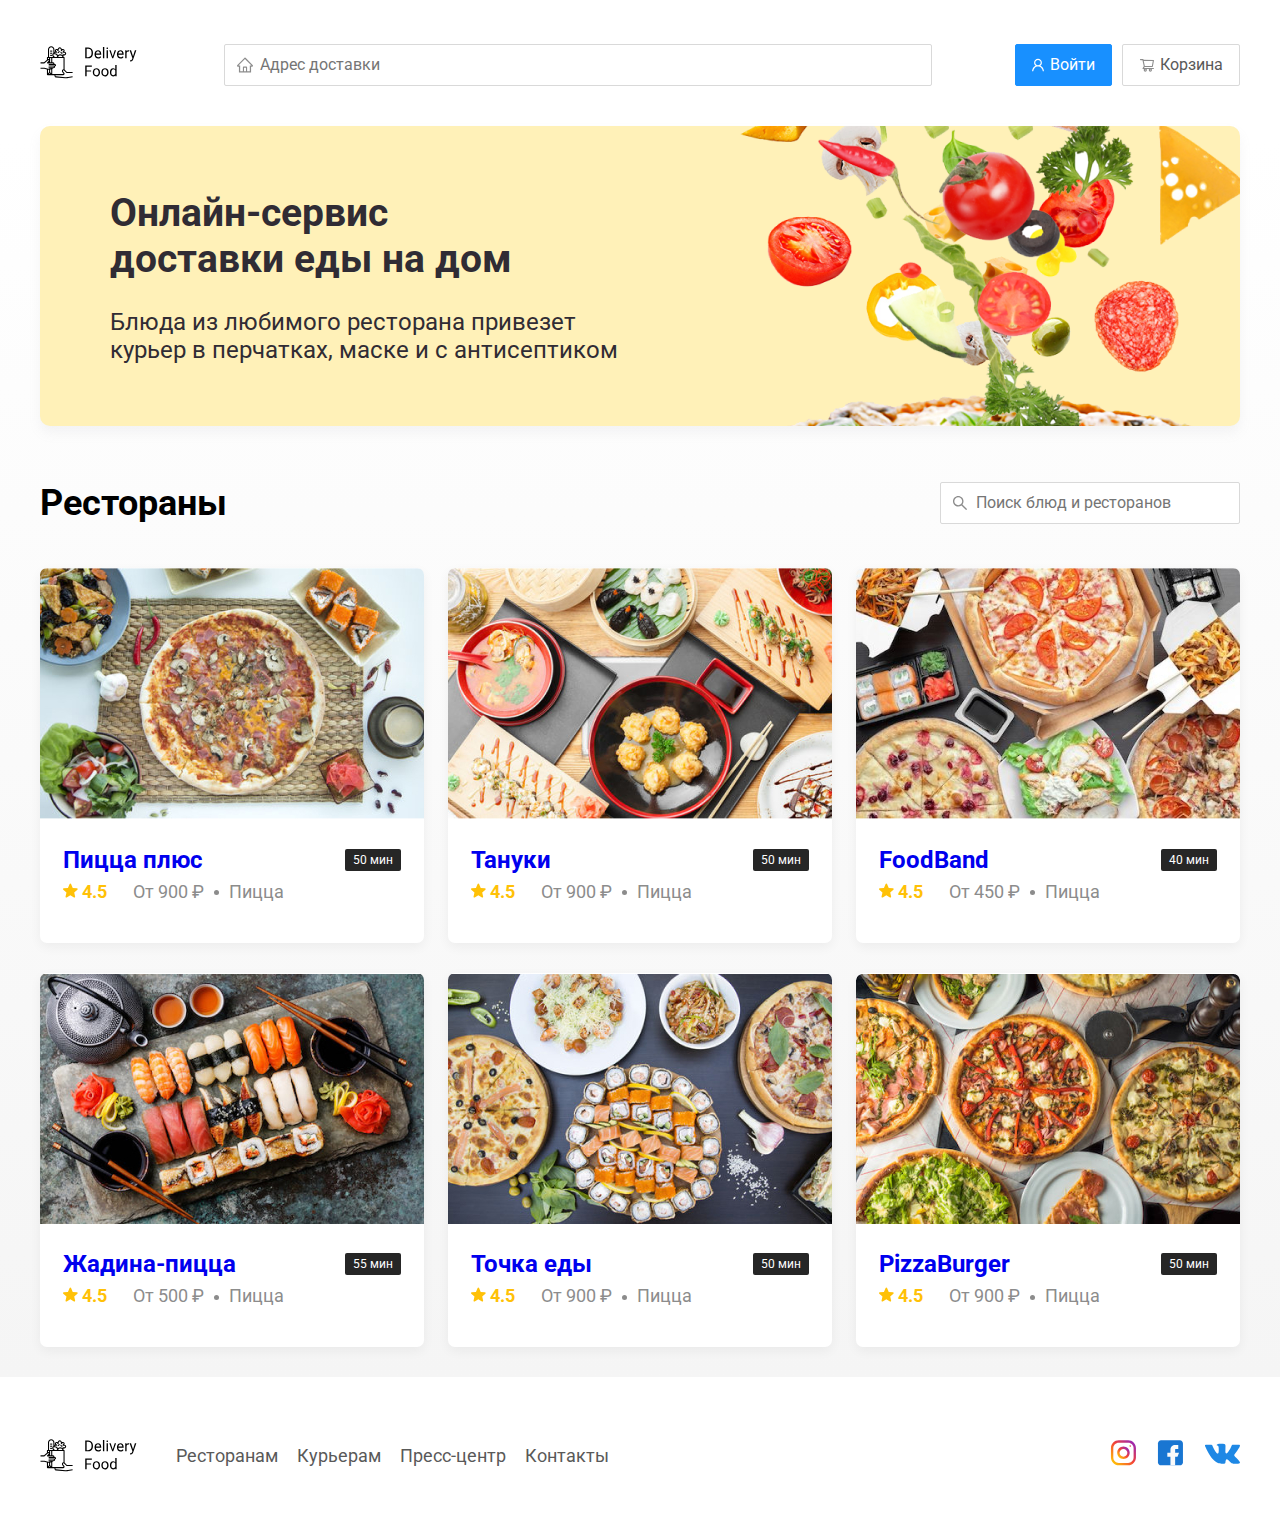
<file: index.html>
<!DOCTYPE html>
<html lang="ru">
<head>
    <meta charset="UTF-8">
    <meta name="viewport" content="width=device-width, initial-scale=1.0">
    <title>Delivery Food - доставка еды на дом</title>
    <link href="https://fonts.googleapis.com/css2?family=Roboto:wght@400;700&display=swap" rel="stylesheet">
    <link rel="stylesheet" href="css/normalize.css">
    <link rel="stylesheet" href="css/style.css">
</head>
<body>
    <div class="container">
        <header class="header">
            <a href="index.html" class="logo">
                <img src="img/logo.svg" alt="Logo">
            </a>
           
            <input type="text" class="input input-address" placeholder="Адрес доставки"> 
            <div class="buttons">
                <button class="button button-primary">
                    <img src="img/user.svg" alt="user" class="button-icon">
                    <span class="button-text">Войти</span>
                </button>
                <button class="button">
                    <img src="img/shopping-cart.svg" alt="shopping-cart" class="button-icon">
                    <span class="button-text">Корзина</span>
                </button>
            </div>
        </header>        
    </div>

    <main class="main">
        <div class="container">
            <section class="promo">
                <h1 class="promo-title">Онлайн-сервис <br> доставки еды на дом</h1>
                <p class="promo-text">Блюда из любимого ресторана привезет курьер в перчатках, маске и с антисептиком</p>
            </section>
    
            <section class="restaurants">
                <div class="section-heading">
                    <h2 class="section-title">Рестораны</h2>
                    <input type="text" class=" input input-search" placeholder="Поиск блюд и ресторанов">
                </div>
                <div class="cards">
                    <a href="restaurant.html" class="card">
                        <img src="img/card1.jpg" alt="card1" class="card-image">
                        <div class="card-text">
                            <div class="card-heading">
                                <h3 class="card-title">Пицца плюс</h3>
                                <span class="card-tag tag">50 мин</span>
                            </div>
                            <div class="card-info">
                                <div class="rating"><img src="img/rating.svg" alt="rating" class="rating-star"> 4.5</div>
                                <div class="price">От 900 ₽</div>
                                <div class="category">Пицца</div>
                            </div>
                        </div>
                    </a>
                    <!-- /.card -->
                    <a href="restaurant.html" class="card">
                        <img src="img/card2.jpg" alt="card2" class="card-image">
                        <div class="card-text">
                            <div class="card-heading">
                                <h3 class="card-title">Тануки</h3>
                                <span class="card-tag tag">50 мин</span>
                            </div>
                            <div class="card-info">
                                <div class="rating"><img src="img/rating.svg" alt="rating" class="rating-star"> 4.5</div>
                                <div class="price">От 900 ₽</div>
                                <div class="category">Пицца</div>
                            </div>
                        </div>
                    </a>
                    <a href="restaurant.html" class="card">
                        <img src="img/card3.jpg" alt="card3" class="card-image">
                        <div class="card-text">
                            <div class="card-heading">
                                <h3 class="card-title">FoodBand</h3>
                                <span class="card-tag tag">40 мин</span>
                            </div>
                            <div class="card-info">
                                <div class="rating"><img src="img/rating.svg" alt="rating" class="rating-star"> 4.5</div>
                                <div class="price">От 450 ₽</div>
                                <div class="category">Пицца</div>
                            </div>
                        </div>
                    </a>
                    <a href="restaurant.html" class="card">
                        <img src="img/card4.jpg" alt="card4" class="card-image">
                        <div class="card-text">
                            <div class="card-heading">
                                <h3 class="card-title">Жадина-пицца</h3>
                                <span class="card-tag tag">55 мин</span>
                            </div>
                            <div class="card-info">
                                <div class="rating"><img src="img/rating.svg" alt="rating" class="rating-star"> 4.5</div>
                                <div class="price">От 500 ₽</div>
                                <div class="category">Пицца</div>
                            </div>
                        </div>
                    </a>
                    <a href="restaurant.html" class="card">
                        <img src="img/card5.jpg" alt="card5" class="card-image">
                        <div class="card-text">
                            <div class="card-heading">
                                <h3 class="card-title">Точка еды</h3>
                                <span class="card-tag tag">50 мин</span>
                            </div>
                            <div class="card-info">
                                <div class="rating"><img src="img/rating.svg" alt="rating" class="rating-star"> 4.5</div>
                                <div class="price">От 900 ₽</div>
                                <div class="category">Пицца</div>
                            </div>
                        </div>
                    </a>
                    <a href="restaurant.html" class="card">
                        <img src="img/card6.jpg" alt="card6" class="card-image">
                        <div class="card-text">
                            <div class="card-heading">
                                <h3 class="card-title">PizzaBurger</h3>
                                <span class="card-tag tag">50 мин</span>
                            </div>
                            <div class="card-info">
                                <div class="rating"><img src="img/rating.svg" alt="rating" class="rating-star"> 4.5</div>
                                <div class="price">От 900 ₽</div>
                                <div class="category">Пицца</div>
                            </div>
                        </div>
                    </a>
                </div>
                <!-- /.cards -->
            </section>
        </div>
    </main>

    <footer class="footer">
        <div class="container">
            <div class="footer-block">
                <img src="img/logo.svg" alt="logo" class="logo footer-logo">
                <nav class="footer-nav">
                    <a href="#" class="footer-link">Ресторанам </a>
                    <a href="#" class="footer-link">Курьерам</a>
                    <a href="#" class="footer-link">Пресс-центр</a>
                    <a href="#" class="footer-link">Контакты</a>
                </nav>
                <div class="social-links">
                    <a href="#" class="social-link"><img src="img/instagram.svg" alt="instagram"></a>
                    <a href="#" class="social-link"><img src="img/fb.svg" alt="facebook"></a>
                    <a href="#" class="social-link"><img src="img/vk.svg" alt="vk"></a>
                </div>
            </div>
        </div>
    </footer>
</body>
</html>
</file>
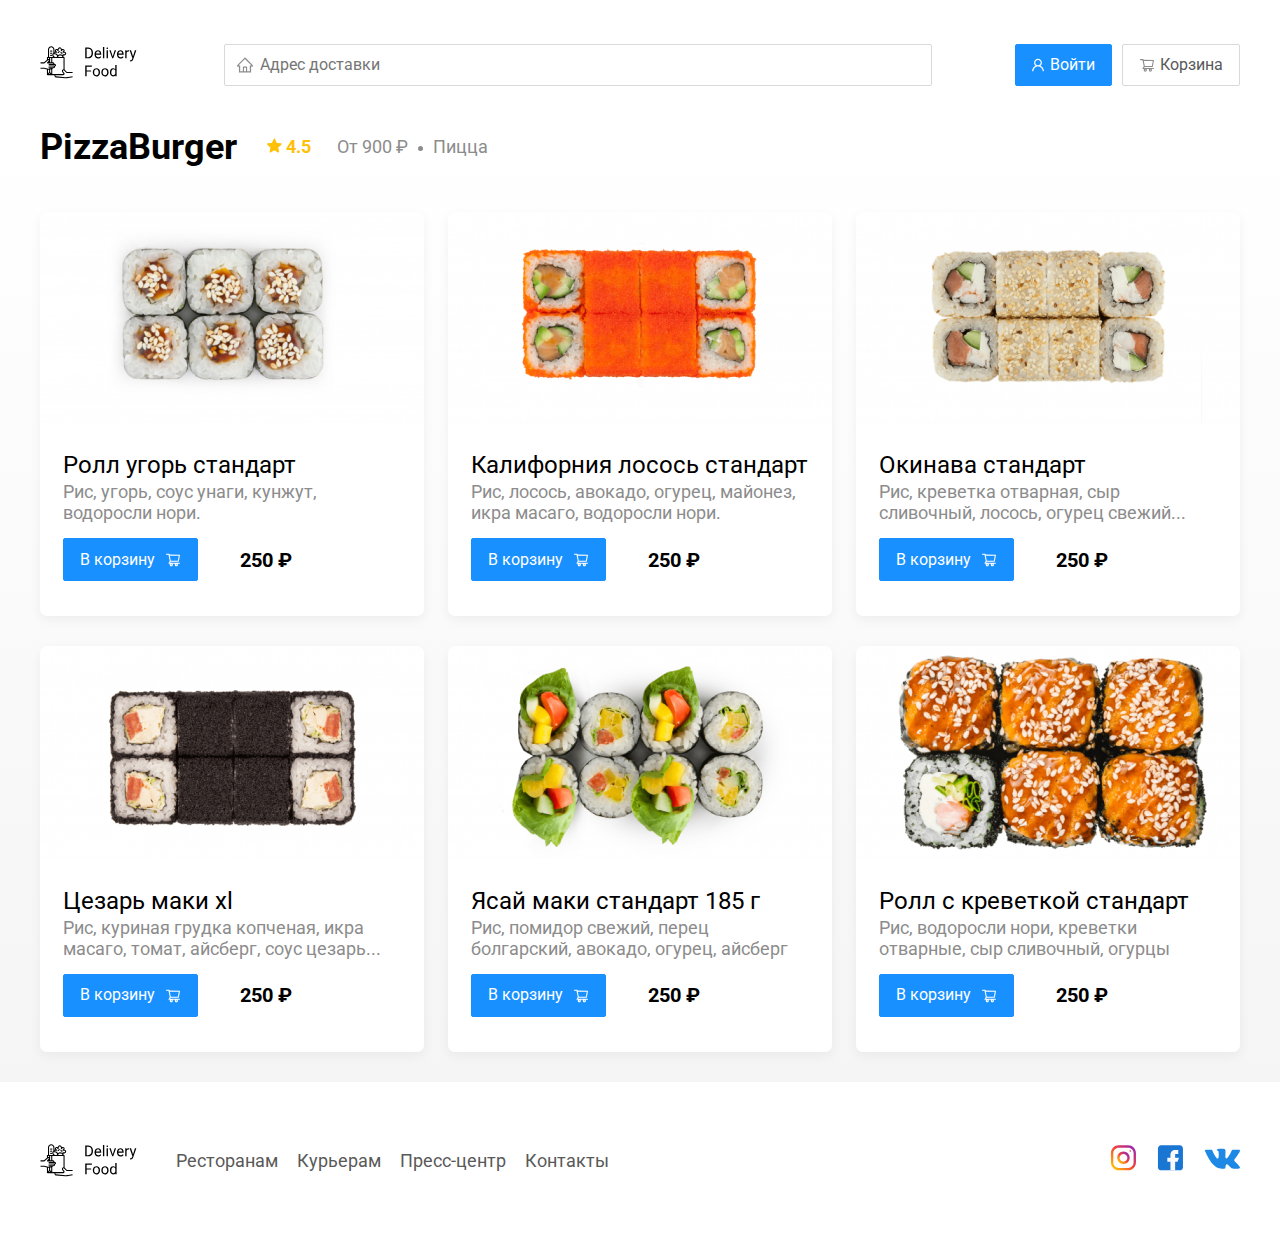
<file: restaurant.html>
<!DOCTYPE html>
<html lang="ru">
<head>
    <meta charset="UTF-8">
    <meta name="viewport" content="width=device-width, initial-scale=1.0">
    <title>Тануки - доставка еды на дом</title>
    <link href="https://fonts.googleapis.com/css2?family=Roboto:wght@400;700&display=swap" rel="stylesheet">
    <link rel="stylesheet" href="css/normalize.css">
    <link rel="stylesheet" href="css/animate.css">
    <link rel="stylesheet" href="css/style.css">
</head>
<body>
    <div class="container">
        <header class="header">
            <a href="index.html" class="logo">
                <img src="img/logo.svg" alt="Logo">
            </a>
            <input type="text" class="input input-address" placeholder="Адрес доставки"> 
            <div class="buttons">
                <button class="button button-primary">
                    <img src="img/user.svg" alt="user" class="button-icon">
                    <span class="button-text">Войти</span>
                </button>
                <button class="button" id="cart-button">
                    <img src="img/shopping-cart.svg" alt="shopping-cart" class="button-icon">
                    <span class="button-text">Корзина</span>
                </button>
            </div>
        </header>
    </div>

    <main class="main">
        <div class="container">  
            <section class="restaurants">
                <div class="section-heading">
                    <h2 class="section-title">PizzaBurger</h2>
                    <div class="card-info">
                        <div class="rating"><img src="img/rating.svg" alt="rating" class="rating-star"> 4.5</div>
                        <div class="price">От 900 ₽</div>
                        <div class="category">Пицца</div>
                    </div>
                </div>
                <div class="cards">
                    <div class="card wow fadeInUp" data-wow-delay="0.2s">
                        <img src="img/image.png" alt="card1" class="card-image">
                        <div class="card-text">
                            <div class="card-heading">
                                <h3 class="card-title card-title-reg">Ролл угорь стандарт</h3>
                            </div>
                            <div class="card-info">
                                <div class="ingredients">Рис, угорь, соус унаги, кунжут, водоросли нори.</div>
                            </div>
                            <div class="card-buttons">
                                <button class="button button-primary">
                                    <span class="button-card-text">В корзину</span>
                                    <img src="img/icon container.svg" alt="shopping-cart" class="button-card-image">
                                </button>
                                <strong class="card-price-bold">250 ₽</strong>
                            </div>
                        </div>
                    </div>
                    <!-- /.card -->
                    <div class="card wow fadeInUp" data-wow-delay="0.4s">
                        <img src="img/image2.png" alt="card2" class="card-image">
                        <div class="card-text">
                            <div class="card-heading">
                                <h3 class="card-title card-title-reg">Калифорния лосось стандарт</h3>
                            </div>
                            <div class="card-info">
                                <div class="ingredients">Рис, лосось, авокадо, огурец, майонез, икра масаго, водоросли нори.</div>
                            </div>
                            <div class="card-buttons">
                                <button class="button button-primary">
                                    <span class="button-card-text">В корзину</span>
                                    <img src="img/icon container.svg" alt="shopping-cart" class="button-card-image">
                                </button>
                                <strong class="card-price-bold">250 ₽</strong>
                            </div>
                        </div>
                    </div>
                    <div class="card wow fadeInUp" data-wow-delay="0.6s">
                        <img src="img/image3.png" alt="card3" class="card-image">
                        <div class="card-text">
                            <div class="card-heading">
                                <h3 class="card-title card-title-reg">Окинава стандарт</h3>
                            </div>
                            <div class="card-info">
                                <div class="ingredients"> Рис, креветка отварная, сыр сливочный, лосось, огурец свежий...</div>
                            </div>
                            <div class="card-buttons">
                                <button class="button button-primary">
                                    <span class="button-card-text">В корзину</span>
                                    <img src="img/icon container.svg" alt="shopping-cart" class="button-card-image">
                                </button>
                                <strong class="card-price-bold">250 ₽</strong>
                            </div>
                        </div>
                    </div>
                    <div class="card wow fadeInUp" data-wow-delay="0.2s">
                        <img src="img/image4.png" alt="card4" class="card-image">
                        <div class="card-text">
                            <div class="card-heading">
                                <h3 class="card-title card-title-reg">Цезарь маки хl</h3>
                            </div>
                            <div class="card-info">
                                <div class="ingredients">Рис, куриная грудка копченая, икра масаго, томат, айсберг, соус цезарь...</div>
                            </div>
                            <div class="card-buttons">
                                <button class="button button-primary">
                                    <span class="button-card-text">В корзину</span>
                                    <img src="img/icon container.svg" alt="shopping-cart" class="button-card-image">
                                </button>
                                <strong class="card-price-bold">250 ₽</strong>
                            </div>
                        </div>
                    </div>
                    <div class="card wow fadeInUp" data-wow-delay="0.4s">
                        <img src="img/image5.png" alt="card5" class="card-image">
                        <div class="card-text">
                            <div class="card-heading">
                                <h3 class="card-title card-title-reg">Ясай маки стандарт 185 г</h3> 
                            </div>
                            <div class="card-info">
                                <div class="ingredients">Рис, помидор свежий, перец болгарский, авокадо, огурец, айсберг</div>
                            </div>
                            <div class="card-buttons">
                                <button class="button button-primary">
                                    <span class="button-card-text">В корзину</span>
                                    <img src="img/icon container.svg" alt="shopping-cart" class="button-card-image">
                                </button>
                                <strong class="card-price-bold">250 ₽</strong>
                            </div>
                        </div>
                    </div>
                    <div class="card wow fadeInUp" data-wow-delay="0.6s">
                        <img src="img/image6.png" alt="card6" class="card-image">
                        <div class="card-text">
                            <div class="card-heading">
                                <h3 class="card-title card-title-reg">Ролл с креветкой стандарт</h3>
                            </div>
                            <div class="card-info">
                                <div class="ingredients">Рис, водоросли нори, креветки отварные, сыр сливочный, огурцы</div>
                            </div>
                            <div class="card-buttons">
                                <button class="button button-primary">
                                    <span class="button-card-text">В корзину</span>
                                    <img src="img/icon container.svg" alt="shopping-cart" class="button-card-image">
                                </button>
                                <strong class="card-price-bold">250 ₽</strong>
                            </div>
                        </div>
                    </div>
                </div>
                <!-- /.cards -->
            </section>
        </div>
    </main>

    <footer class="footer">
        <div class="container">
            <div class="footer-block">
                <img src="img/logo.svg" alt="logo" class="logo footer-logo">
                <nav class="footer-nav">
                    <a href="#" class="footer-link">Ресторанам </a>
                    <a href="#" class="footer-link">Курьерам</a>
                    <a href="#" class="footer-link">Пресс-центр</a>
                    <a href="#" class="footer-link">Контакты</a>
                </nav>
                <div class="social-links">
                    <a href="#" class="social-link"><img src="img/instagram.svg" alt="instagram"></a>
                    <a href="#" class="social-link"><img src="img/fb.svg" alt="facebook"></a>
                    <a href="#" class="social-link"><img src="img/vk.svg" alt="vk"></a>
                </div>
            </div>
        </div>
    </footer>

    <div class="modal">
        <div class="modal-dialog">
            <div class="modal-header">
                <div class="modal-title">Корзина</div>
                <button class="close">&times;</button>
            </div>
            <div class="modal-body">
                <div class="food-row">
                    <span class="food-name">Ролл угорь стандарт</span>
                    <strong class="food-price">250 ₽</strong>
                    <div class="food-counter">
                        <button class="counter-button">-</button>
                        <span class="counter">1</span>
                        <button class="counter-button">+</button>
                    </div>
                </div>
                <div class="food-row">
                    <span class="food-name">Ролл угорь стандарт</span>
                    <strong class="food-price">250 ₽</strong>
                    <div class="food-counter">
                        <button class="counter-button">-</button>
                        <span class="counter">1</span>
                        <button class="counter-button">+</button>
                    </div>
                </div>
                <div class="food-row">
                    <span class="food-name">Ролл угорь стандарт</span>
                    <strong class="food-price">250 ₽</strong>
                    <div class="food-counter">
                        <button class="counter-button">-</button>
                        <span class="counter">1</span>
                        <button class="counter-button">+</button>
                    </div>
                </div>
                <div class="food-row">
                    <span class="food-name">Ролл угорь стандарт</span>
                    <strong class="food-price">250 ₽</strong>
                    <div class="food-counter">
                        <button class="counter-button">-</button>
                        <span class="counter">1</span>
                        <button class="counter-button">+</button>
                    </div>
                </div>
            </div>
            <div class="modal-footer">
                <span class="modal-pricetag">1250 ₽</span>
                <div class="footer-buttons">
                    <button class="button button-primary">Оформить заказ</button>
                    <button class="button">Отмена</button>
                </div>
            </div>
            <!-- /.modal-footer -->
        </div>
    </div>
    <script src="js/wow.min.js"></script>
    <script src="js/main.js"></script>
    
</body>
</html>
</file>
<file: css/style.css>
* {
    box-sizing: border-box;
}
body {
    font-family: 'Roboto', sans-serif;
    padding-top: 44px;
}
.container {
    max-width: 1200px;
    margin: auto;
}
.header {
    display: flex;
    align-items: center;
    justify-content: space-between;
    margin-bottom: 40px;
}
.input {
    background: #FFFFFF;
    border: 1px solid #D9D9D9;
    border-radius: 2px;
    font-size: 16px;
    line-height: 24px;
    padding: 8px;
    padding-left: 35px;
    background-repeat: no-repeat;
    background-position: left 11px center;
}
.input-address {
    flex: 0.8;
    background-image: url(../img/home.svg);
}
.input-search {
    background-image: url(../img/search.svg);
    width: 300px;
    margin-left: auto;
}
.buttons {
    display: flex;
    align-items: center;
}
.button {
    display: flex;
    align-items: center;
    padding: 8px 16px;
    background: #FFFFFF;
    border: 1px solid #D9D9D9;
    box-sizing: border-box;
    box-shadow: 0px 0px 2px rgba(0, 0, 0, 0.0015);
    border-radius: 2px;
    color: #595959;
    font-size: 16px;
    line-height: 24px;
}
.button-primary {
    background: #1890FF;
    border: 1px solid #1890FF;
    color: #fff;
    margin-right: 10px;
}
.button-icon {
    margin-right: 6px;
}
.button-card-text {
    margin-right: 10px;
    font-size: 16px;
}
.promo {
    box-shadow: 0px 7px 12px rgba(158, 158, 163, 0.1);
    background: #FFF1B8 url(../img/promo-image.png) no-repeat top right -200px;
    border-radius: 10px;
    padding: 38px 70px;
    margin-bottom: 56px;
}
.promo-title {
    font-style: normal;
    font-weight: bold;
    font-size: 39px;
    line-height: 46px;
    color: #302C34;
}
.promo-text {
    font-style: normal;
    font-weight: normal;
    font-size: 24px;
    line-height: 28px;
    color: #302C34;
    max-width: 538px;
}
.main {
    background: linear-gradient(180deg, rgba(245, 245, 245, 0) 1.04%, #F5F5F5 100%);
}
.section-heading {
    display: flex;  
    align-items: center;
    /* justify-content: space-between; */
    margin-bottom: 44px;
}
.section-title {
    font-style: normal;
    font-weight: bold;
    font-size: 36px;
    line-height: 42px;
    color: #000000;
    margin: 0;
    margin-right: 30px;
}
.cards {
    display: flex;
    align-items: flex-start;
    justify-content: space-between;
    flex-wrap: wrap;
}
.card {
    background: #FFFFFF;
    box-shadow: 0px 4px 12px rgba(0, 0, 0, 0.05);
    border-radius: 7px;
    overflow: hidden;
    margin-bottom: 30px;
    flex-basis: 32%;
    text-decoration: none;
}
.card-image {
    width: 100%;
    height: 100%;
    object-fit: cover;
}
.card-text {
    padding-top: 20px;
    padding-bottom: 35px;
    padding-left: 23px;
    padding-right: 23px;
}
.card-heading {
    display: flex;
    align-items: center;
    justify-content: space-between;
}
.card-title {
    margin: 0;
    font-style: normal;
    font-weight: bold;
    font-size: 24px;
    line-height: 32px;
}
.card-title-reg {
    font-weight: 400;
    font-size: 24px;
    line-height: 32px;
}
.card-tag {
    font-style: normal;s
    font-weight: normal;
    font-size: 12px;
    line-height: 20px;
    color: #fff;
    background: #262626;
    border-radius: 2px;
    padding: 1px 8px;
}
.card-info {
    display: flex;
    align-items: center;
    /* margin-bottom: 15px; */
}
.card-buttons {
    display: flex;
    align-items: center;
    margin-top: 15px;
}
.card-price-bold {
    font-weight: bold;
    font-size: 20px;
    line-height: 32px;
    margin-left: 32px;
}
.rating {
    margin-right: 26px;
    color: #FFC107;
    font-style: normal;
    font-weight: bold;
    font-size: 18px;
    line-height: 32px;
}
.price, .category {
    color: #8C8C8C;
    font-style: normal;
    font-weight: normal;
    font-size: 18px;
    line-height: 32px;
}
.price {
    margin-right: 10px;
}
.ingredients {
    color: #8C8C8C;
    font-size: 18px;
    line-height: 21px;
}
.category {
    text-overflow: ellipsis;
    overflow: hidden;
    white-space: nowrap;
    max-width: 150px;
}
.price:after {
    content:"";
    width: 5px;
    height: 5px;
    background-color: #8C8C8C;
    display: inline-block;
    vertical-align: middle;
    border-radius: 50%;
    margin-left: 10px;
}
.footer {
    padding: 60px 0;
}
.footer-block {
    display: flex;
    align-items: center;
    justify-content: space-between;
}
.footer-nav {
    margin-left: 35px;
    margin-right: auto;
}
.footer-link {
    display: inline-block;
    color: #595959;
    font-style: normal;
    font-weight: normal;
    font-size: 18px;
    line-height: 21px;
    text-decoration: none;
}
.footer-link:not(:last-child) {
    margin-right: 15px;
}
.social-links {
    display: flex;
    align-items: center;
}
.social-link:not(:last-child) {
    margin-right: 21px;
}
.modal {
    position: fixed;
    left: 0;
    top: 0;
    width: 100%;
    height: 100%;
    background: rgba(0, 0, 0, 0.4);
    display: none;
}
.is-open {
    display: flex;
}
.modal-dialog {
    max-width: 680px;
    width: 95%;
    background: #FFFFFF;
    border-radius: 5px;
    margin: auto;
    padding: 40px 45px;
}
.modal-header {
    display: flex;
    align-items: center;
    justify-content: space-between;
    margin-bottom: 45px;
}
.modal-title {
    margin: 0;
    font-weight: bold;
    font-size: 36px;
    line-height: 42px;
}
.close {
    font-size: 36px;
    border: none;
    background-color: transparent;
}
.food-row {
    display: flex;
    align-items: center;
    justify-content: space-between;
    padding-bottom: 8px;
    border-bottom: 1px solid #d9d9d9;
    margin-bottom: 15px;
}
.modal-body {
    margin-bottom: 52px;
}
.food-name {
    font-weight: normal;
    font-size: 18px;
    line-height: 32px;
}
.food-price {
    margin-left: auto;
    margin-right: 47px;
    font-weight: bold;
    font-size: 20px;
    line-height: 32px;
}
.food-counter {
    display: flex;
    align-items: center;
}
.counter-button {
    width: 39px;
    height: 32px;
    background: #FFFFFF;
    border: 1px solid #40A9FF;
    box-sizing: border-box;
    border-radius: 2px;
    font-weight: normal;
    font-size: 14px;
    line-height: 22px;
    color: #40A9FF;
}
.counter {
    font-weight: normal;
    font-size: 16px;
    line-height: 24px;
    margin-left: 10px;
    margin-right: 10px;
}
.modal-footer {
    display: flex;
    align-items: center;
    justify-content: space-between;
}
.footer-buttons {
    display: flex;
    align-items: center;
}
.modal-pricetag {
    background: #262626;
    border-radius: 5px;
    color: #fff;
    padding: 15px 20px;
    font-weight: bold;
    font-size: 20px;
    line-height: 23px;
}
@media (max-width: 1200px) {
    .container {
        max-width: 960px;
    }
    .promo {
        background-size: 900px;
    }
    .rating {
        margin-right: 15px;
    }
    .category, .price, .card-title {
        font-size: 14px;
    }
}
@media (max-width: 990px) {
    .container {
        max-width: 750px;
    }
    .promo {
        padding: 1px 50px;
        background-size: 600px;
        background-position: center right -200px;
    }
    .promo-text {
        font-size: 18px;
        max-width: 400px;
    }
    .card {
        flex-basis: 49%;
    }
    .footer-link {
        font-size: 16px;
    }
}
@media (max-width: 768px) {
    .container {
        max-width: 560px;
    }
    .promo-title {
        font-size: 24px;
        line-height: 1.4;
    }
    .promo-text {
        font-size: 16px;
        max-width: 3200px;
    }
    .promo {
        background-position: center right -250px;
    }
}
@media (max-width: 578px) {
    .container {
        width: 90%;
    }
    .header {
       flex-wrap: wrap;
    }
    .input-address {
        order: 5;
        margin-top: 15px;
        flex: 1;
    }
    .promo {
        background-image: none;
    }
    .promo-title {
        margin-bottom: 10px;
    }
    .section-title {
        font-size: 20px;
    }
    .card {
        flex-basis: 100%;
    }
    .card-image {
        width: 100%;
    }
    .footer {
        padding: 30px 0;
    }
    .footer-block {
        align-items: flex-start;
    }
    .footer-nav {
        margin-left: 0;
        margin-right: 0;
        order: 0;
        display: flex;
        flex-direction: column;
    }
    .footer-logo {
        margin-right: 15px;
        order: 1;
    }
    .social-links {
        order: 2;
    }
}
@media (max-width: 480px) {
    .button-text {
        display: none;
    }
    .button {
        min-height: 30px;
    }
    .button-icon {
        margin-right: 0;
    }
    .promo {
        padding: 20px;
        text-align: center;
    }
    .section-heading {
        flex-wrap: wrap;
    }
    .footer-block {
        flex-wrap: wrap;
        flex-direction: column;
        align-items: center;
    }
    .footer-logo {
        order: 0;
        margin-bottom: 20px;
    }
    .footer-nav {
        margin-bottom: 20px;
        text-align: center;
    }
    .footer-link:not(:last-child) {
        margin-right: 0;
    }
}
</file>
